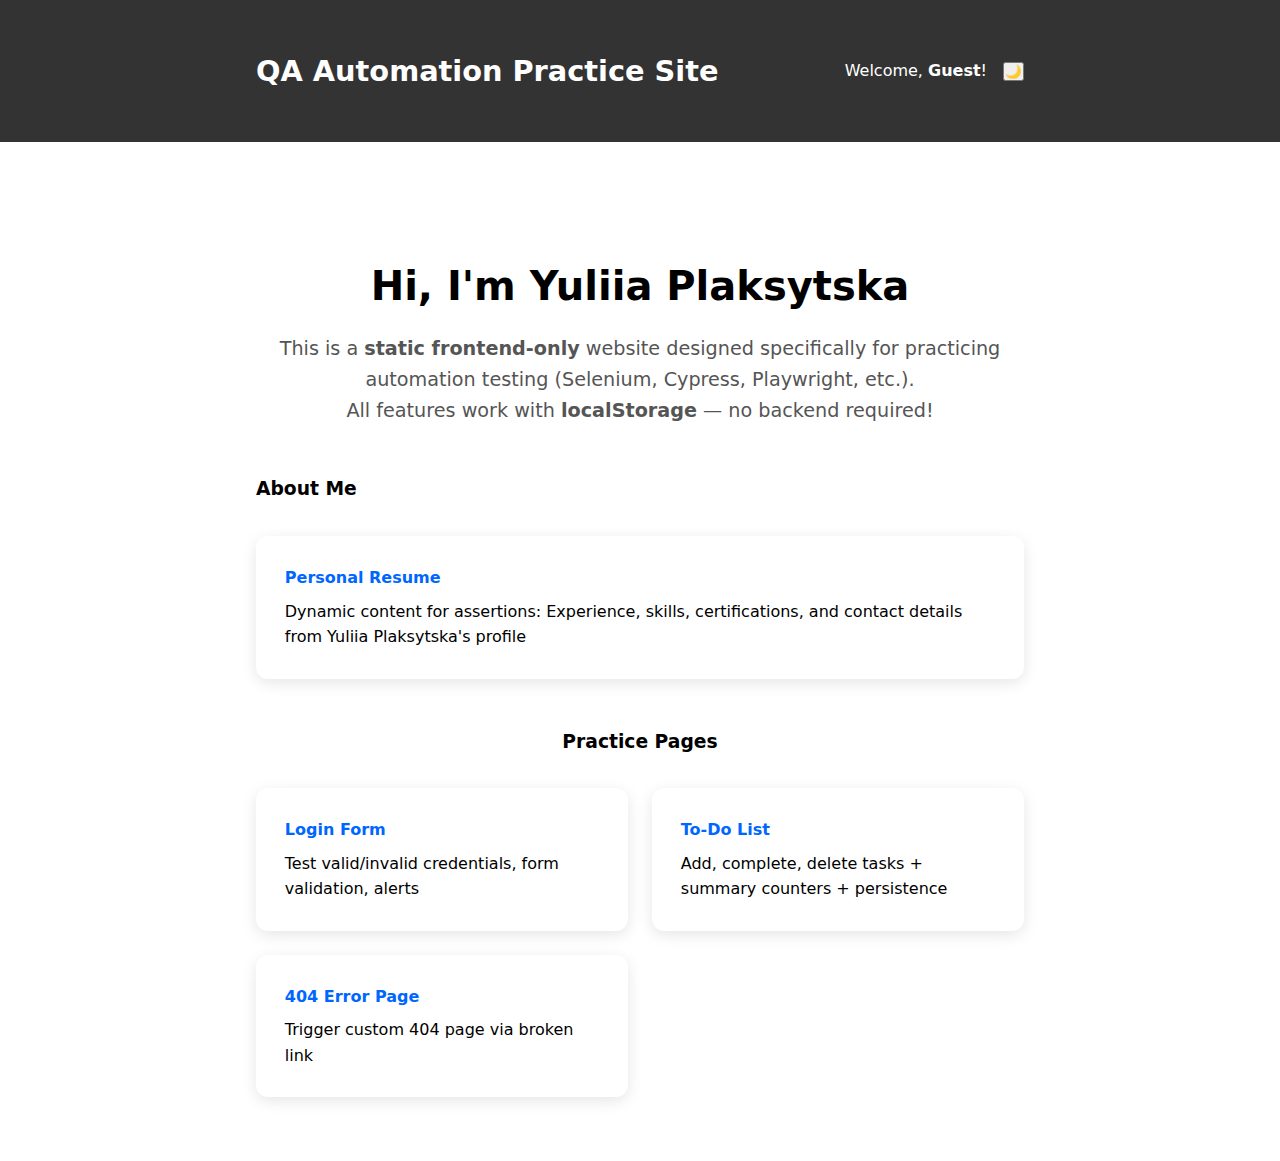
<file: index.html>
<!DOCTYPE html>
<html lang="en">

<head>
    <meta charset="UTF-8" />
    <meta name="viewport" content="width=device-width, initial-scale=1.0" />
    <title>Yuliia Plaksytska | QA Automation Practice</title>
    <link rel="stylesheet" href="css/style.css" /> <!-- Now matches the shared CSS -->
</head>

<body>
    <header>
        <div class="container header-flex">
            <h1>QA Automation Practice Site</h1>
            <div class="header-right">
                <span class="greeting">Welcome, <strong id="welcome-user">Guest</strong>!</span>
                <button id="theme-toggle" aria-label="Toggle dark/light mode">Dark Mode Toggle</button>
            </div>
        </div>
    </header>

    <main class="container">
        <section class="hero">
            <h2>Hi, I'm Yuliia Plaksytska</h2>
            <p>This is a <strong>static frontend-only</strong> website designed specifically for practicing automation
                testing (Selenium, Cypress, Playwright, etc.).</p>
            <p>All features work with <strong>localStorage</strong> — no backend required!</p>
        </section>
        <section class="resume-section">
            <h3>About Me</h3>
            <div class="cards">
                <a href="personal-information.html" class="card">
                    <h4>Personal Resume</h4>
                    <p>Dynamic content for assertions: Experience, skills, certifications, and contact details from
                        Yuliia Plaksytska's profile</p>
                </a>
            </div>
        </section>

        <section class="practice-links">
            <h3>Practice Pages</h3>
            <div class="cards">
                <a href="login.html" class="card">
                    <h4>Login Form</h4>
                    <p>Test valid/invalid credentials, form validation, alerts</p>
                </a>
                <a href="todo.html" class="card">
                    <h4>To-Do List</h4>
                    <p>Add, complete, delete tasks + summary counters + persistence</p>
                </a>
                <a href="nonexistent.html" class="card">
                    <h4>404 Error Page</h4>
                    <p>Trigger custom 404 page via broken link</p>
                </a>
            </div>
        </section>
    </main>

    <script src="js/script.js"></script>
</body>

</html>
</file>
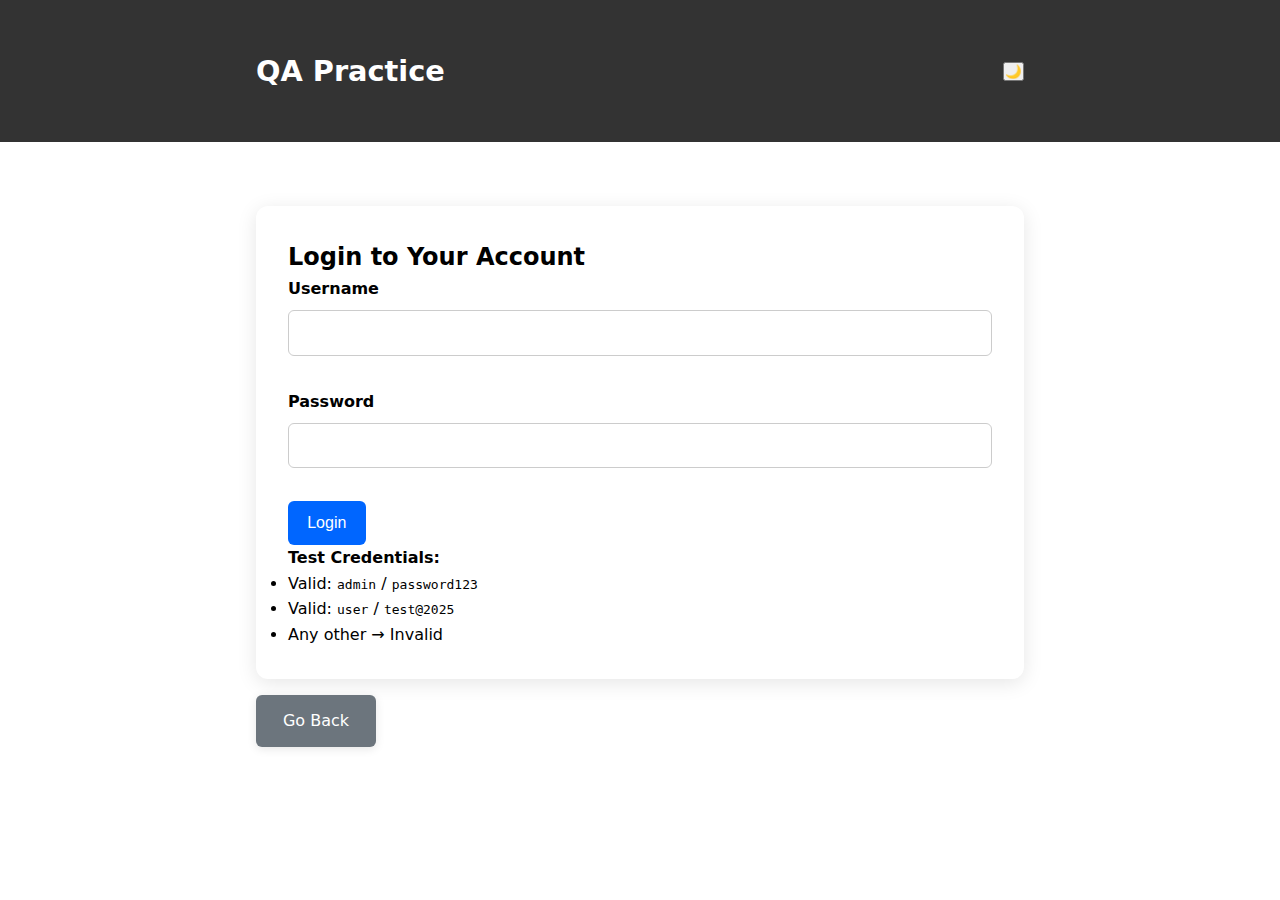
<file: login.html>
<!DOCTYPE html>
<html lang="en">
<head>
  <meta charset="UTF-8" />
  <meta name="viewport" content="width=device-width, initial-scale=1.0"/>
  <title>Login | QA Practice Site</title>
  <link rel="stylesheet" href="css/style.css" />
</head>
<body>
  <header>
    <div class="container header-flex">
      <h1>QA Practice</h1>
      <button id="theme-toggle" aria-label="Toggle dark/light mode">🌙</button>
    </div>
  </header>

  <main class="container">
    <div class="login-card">
      <h2>Login to Your Account</h2>
      <form id="login-form" novalidate>
        <div class="form-group">
          <label for="username">Username</label>
          <input type="text" id="username" name="username" required autocomplete="username" />
          <span class="error-msg" id="username-error"></span>
        </div>

        <div class="form-group">
          <label for="password">Password</label>
          <input type="password" id="password" name="password" required autocomplete="current-password" />
          <span class="error-msg" id="password-error"></span>
        </div>

        <button type="submit" id="login-btn">Login</button>
      </form>

      <!-- Success / Error Alert -->
      <div id="login-alert" class="alert hidden"></div>

      <div class="credentials-hint">
        <p><strong>Test Credentials:</strong></p>
        <ul>
          <li>Valid: <code>admin</code> / <code>password123</code></li>
          <li>Valid: <code>user</code> / <code>test@2025</code></li>
          <li>Any other → Invalid</li>
        </ul>
      </div>
    </div>
    <p style="margin-top:1rem;">
      <a href="index.html" class="btn-secondary">Go Back</a>
    </p>
  </main>

  <script src="js/script.js"></script>
</body>
</html>
</file>
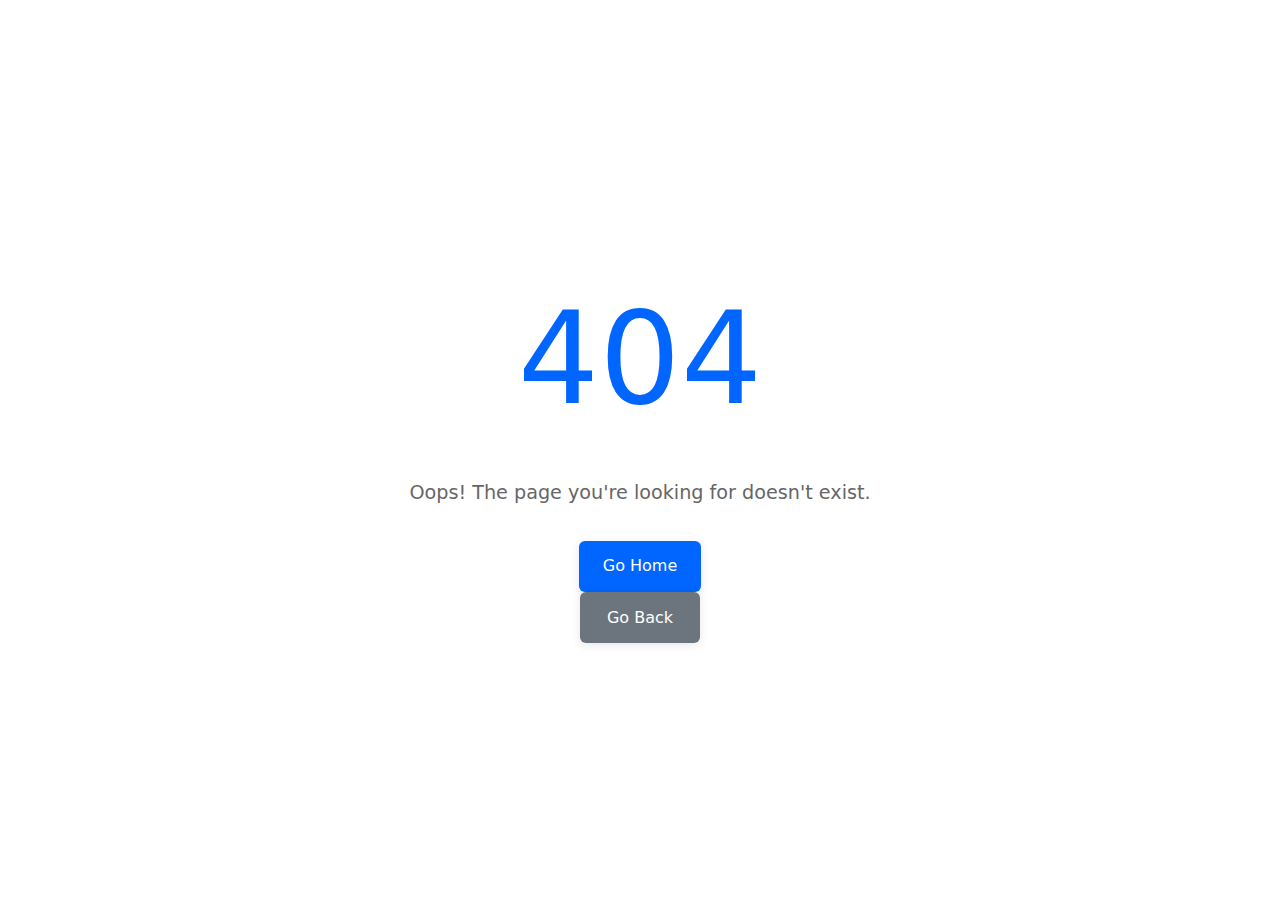
<file: nonexistent.html>
<!DOCTYPE html>
<html lang="en">
<head>
  <meta charset="UTF-8" />
  <meta name="viewport" content="width=device-width, initial-scale=1.0"/>
  <title>404 - Page Not Found</title>
  <link rel="stylesheet" href="css/style.css" />
</head>
<body>
  <div class="error-page container">
    <h1>404</h1>
    <p>Oops! The page you're looking for doesn't exist.</p>
    <a href="index.html" class="btn">Go Home</a>
    <a href="javascript:history.back()" class="btn-secondary">Go Back</a>
  </div>
  <script src="js/script.js"></script>
</body>
</html>
</file>
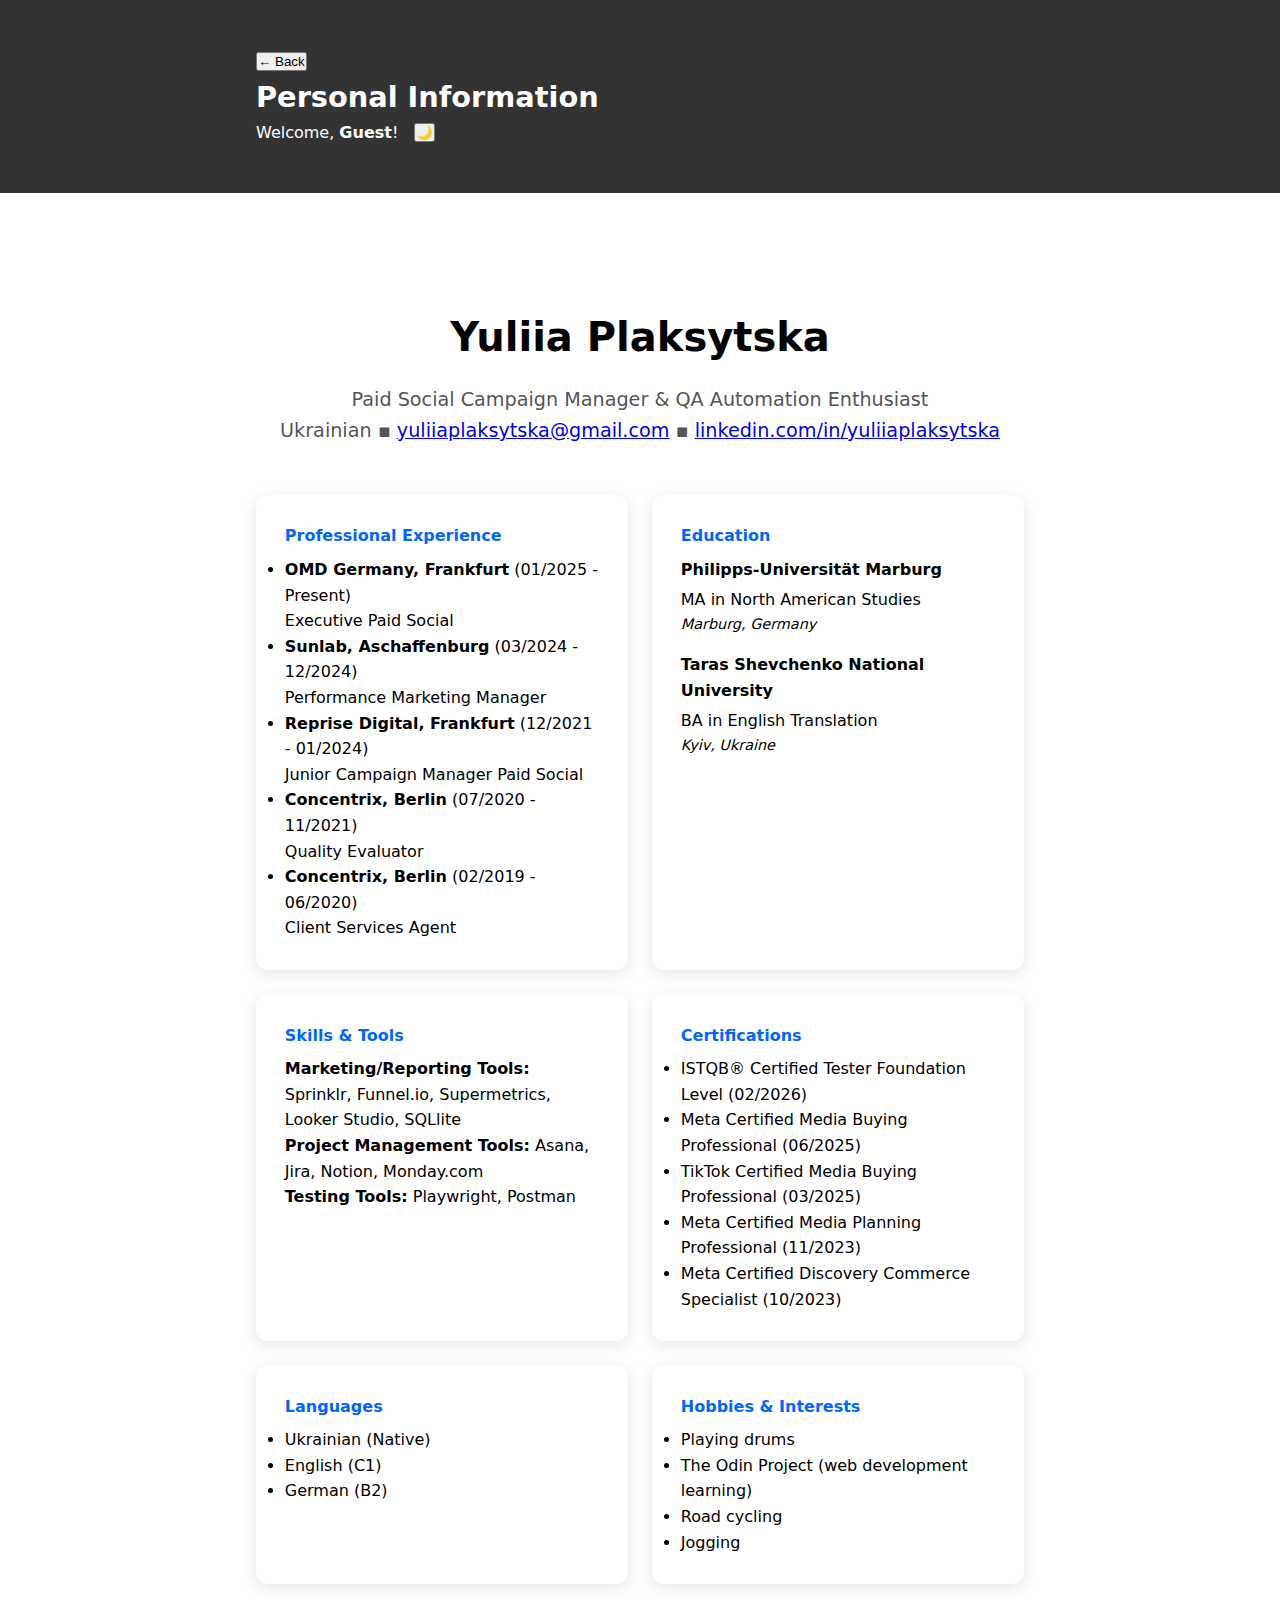
<file: personal-information.html>
<!DOCTYPE html>
<html lang="en">
<head>
    <meta charset="UTF-8">
    <meta name="viewport" content="width=device-width, initial-scale=1.0">
    <title>Resume - Yuliia Plaksytska | QA Practice Site</title>
    <link rel="stylesheet" href="css/style.css">
</head>
<body>
    <header>
        <div class="container header-flex">
        <div class="header-left">
      <button class="back-btn" type="button" onclick="history.back()">← Back</button>
            <h1>Personal Information</h1>
            <div class="header-right">
                <span class="greeting">Welcome, <strong id="welcome-user">Guest</strong>!</span>
                <a href="login.html" id="logout-link" class="btn-small" style="display:none;">Logout</a>
                <button id="theme-toggle" aria-label="Toggle dark/light mode">Toggle Dark Mode</button>
            </div>
        </div>
    </header>
    
    <main class="container">
        <section class="hero">
            <h2>Yuliia Plaksytska</h2>
            <p>Paid Social Campaign Manager & QA Automation Enthusiast</p>
            <p>
        Ukrainian ▪
        <a href="mailto:yuliiaplaksytska@gmail.com">yuliiaplaksytska@gmail.com</a> ▪
        <a href="https://www.linkedin.com/in/yuliiaplaksytska/" target="_blank" rel="noreferrer">
          linkedin.com/in/yuliiaplaksytska
        </a>
      </p>
        </section>
        

        <div class="cards">
            <!-- Contact Card -->

            <!-- Experience Card -->
            <div class="card">
                <h4>Professional Experience</h4>
                <ul>
                    <li><strong>OMD Germany, Frankfurt</strong> (01/2025 - Present)<br>Executive Paid Social</li>
                    <li><strong>Sunlab, Aschaffenburg</strong> (03/2024 - 12/2024)<br>Performance Marketing Manager</li>
                    <li><strong>Reprise Digital, Frankfurt</strong> (12/2021 - 01/2024)<br>Junior Campaign Manager Paid Social</li>
                    <li><strong>Concentrix, Berlin</strong> (07/2020 - 11/2021)<br>Quality Evaluator</li>
                    <li><strong>Concentrix, Berlin</strong> (02/2019 - 06/2020)<br>Client Services Agent</li>
                </ul>
            </div>

            <!-- Education Card -->
            <div class="card">
                <h4>Education</h4>
                <div style="margin-bottom: 1rem;">
                    <p style="margin-bottom: 0.3rem;"><strong>Philipps-Universität Marburg</strong></p>
                    <p>MA in North American Studies</p>
                    <p style="font-size: 0.9rem"><em>Marburg, Germany</em></p>
                </div>
                <div>
                    <p style="margin-bottom: 0.3rem;"><strong>Taras Shevchenko National University</strong></p>
                    <p>BA in English Translation</p>
                    <p style="font-size: 0.9rem"><em>Kyiv, Ukraine</em></p>
                </div>
            </div>

            <!-- Skills Card -->
            <div class="card">
                <h4>Skills & Tools</h4>
                <p><strong>Marketing/Reporting Tools:</strong> Sprinklr, Funnel.io, Supermetrics, Looker Studio, SQLlite</p>
                <p><strong>Project Management Tools:</strong> Asana, Jira, Notion, Monday.com</p>
                <p><strong>Testing Tools:</strong> Playwright, Postman</p>
            </div>

            <!-- Certifications Card -->
            <div class="card">
                <h4>Certifications</h4>
                <ul>
                    <li>ISTQB® Certified Tester Foundation Level (02/2026)</li>
                    <li>Meta Certified Media Buying Professional (06/2025)</li>
                    <li>TikTok Certified Media Buying Professional (03/2025)</li>
                    <li>Meta Certified Media Planning Professional (11/2023)</li>
                    <li>Meta Certified Discovery Commerce Specialist (10/2023)</li>
                </ul>
            </div>

            <!-- Skills Card -->
            <div class="card">
                <h4>Languages</h4>
                <ul>
                    <li>Ukrainian (Native)</li>
                    <li>English (C1)</li>
                    <li>German (B2)</li>
                </ul>
            </div>

            <!-- Hobbies Card -->
            <div class="card">
                <h4>Hobbies & Interests</h4>
                <ul>
                    <li>Playing drums</li>
                    <li>The Odin Project (web development learning)</li>
                    <li>Road cycling</li>
                    <li>Jogging</li>
                </ul>
            </div>
        </div>
    </main>

    <script src="js/script.js"></script>
</body>
</html>
</file>
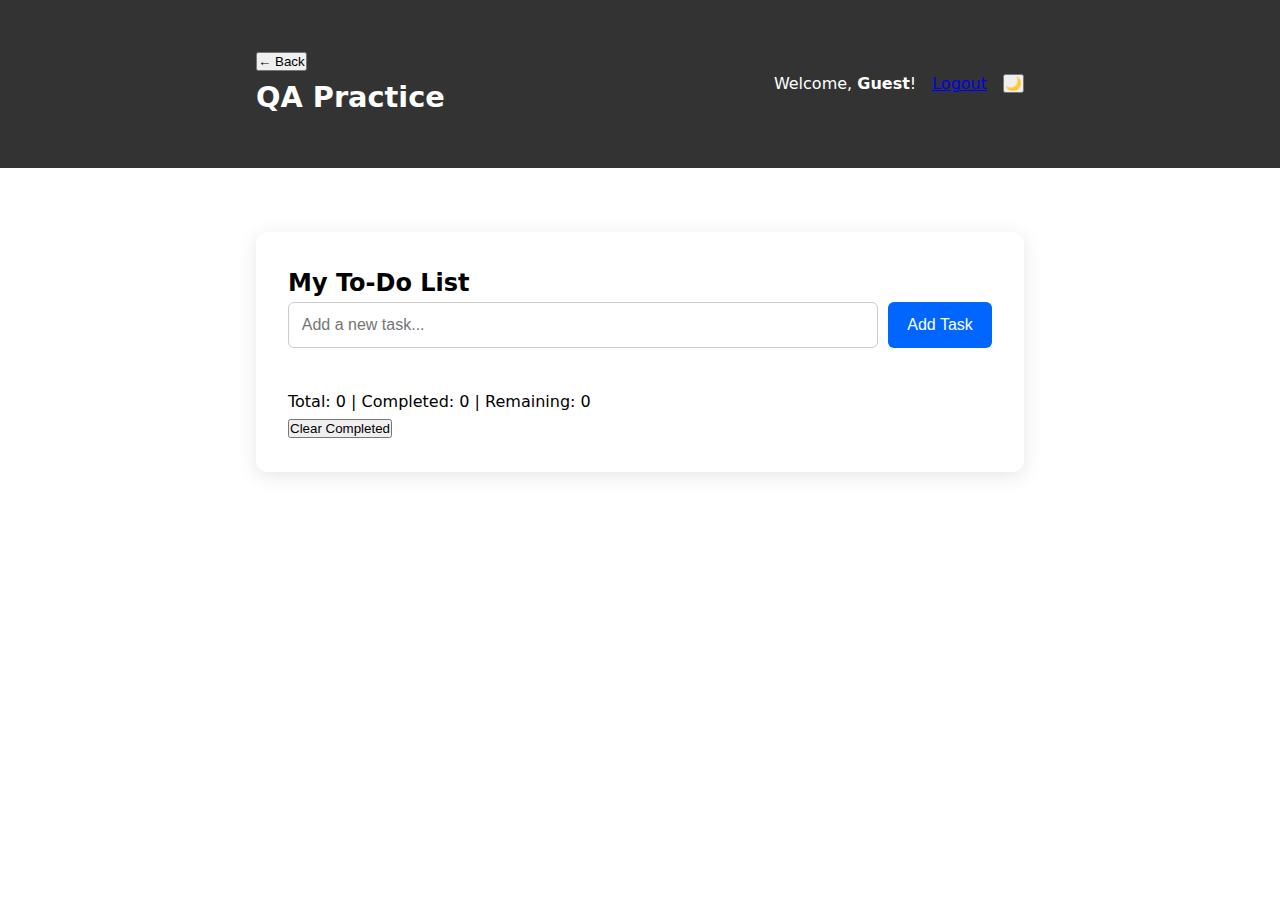
<file: todo.html>
<!DOCTYPE html>
<html lang="en">
<head>
  <meta charset="UTF-8" />
  <meta name="viewport" content="width=device-width, initial-scale=1.0"/>
  <title>To-Do List | QA Practice Site</title>
  <link rel="stylesheet" href="css/style.css" />
</head>
<body>
  <header>
  <div class="container header-flex">
    <div class="header-left">
      <button class="back-btn" type="button" onclick="history.back()">← Back</button>
      <h1>QA Practice</h1>
    </div>
    <div class="header-right">
      <span>Welcome, <strong id="welcome-user">Guest</strong>!</span>
      <a href="login.html" id="logout-link" class="btn-small">Logout</a>
      <button id="theme-toggle" aria-label="Toggle dark/light mode">🌙</button>
    </div>
  </div>
</header>
  <main class="container">
    <section class="todo-section">
      <h2>My To-Do List</h2>

      <div class="todo-add">
        <input type="text" id="new-todo" placeholder="Add a new task..." maxlength="100" required />
        <button id="add-todo-btn">Add Task</button>
      </div>
      <div id="todo-error" class="error-msg"></div>

      <ul id="todo-list">
        <!-- Items injected by JS -->
        <li class="todo-item" data-id="1">
          <input type="checkbox" id="todo-1" checked />
          <label for="todo-1">Practice Selenium WebDriver</label>
          <button class="delete-btn" aria-label="Delete task">×</button>
        </li>
        <li class="todo-item" data-id="2">
          <input type="checkbox" id="todo-2" />
          <label for="todo-2">Write Cypress tests</label>
          <button class="delete-btn" aria-label="Delete task">×</button>
        </li>
      </ul>

      <div class="todo-summary">
        <p>Total: <span id="total-tasks">2</span> | 
           Completed: <span id="completed-tasks">1</span> | 
           Remaining: <span id="remaining-tasks">1</span></p>
        <button id="clear-completed" class="btn-small">Clear Completed</button>
      </div>
    </section>
  </main>

  <script src="js/script.js"></script>
</body>
</html>
</file>
<file: css/style.css>
/* Reset & Base */
* { margin:0; padding:0; box-sizing:border-box; }
body { font-family: system-ui, sans-serif; line-height: 1.6; transition: background 0.3s, color 0.3s; }
.container { max-width: 800px; margin: 0 auto; padding: 2rem 1rem; }
header { background: #333; color: #fff; padding: 1rem 0; margin-bottom: 2rem; }
.header-flex { display: flex; justify-content: space-between; align-items: center; }
h1 { font-size: 1.8rem; }
button { cursor: pointer; }

/* Dark Mode */
body.dark { background: #121212; color: #e0e0e0; }
body.dark header { background: #1f1f1f; }
body.dark .login-card, body.dark .todo-section { background: #1e1e1e; }

/* Components */
.login-card, .todo-section {
  background: #fff; padding: 2rem; border-radius: 12px; box-shadow: 0 4px 20px rgba(0,0,0,0.1);
}
.form-group { margin-bottom: 1rem; }
label { display: block; margin-bottom: .5rem; font-weight: 600; }
input[type=text], input[type=password] {
  width: 100%; padding: .8rem; border: 1px solid #ccc; border-radius: 6px; font-size: 1rem;
}
button[type=submit], #add-todo-btn, .btn {
  background: #0066ff; color: white; border: none; padding: .8rem 1.2rem; border-radius: 6px; font-size: 1rem;
}
button[type=submit]:hover, #add-todo-btn:hover { background: #0050cc; }

.alert { padding: 1rem; border-radius: 6px; margin: 1rem 0; }
.alert.success { background: #d4edda; color: #155724; border: 1px solid #c3e6cb; }
.alert.error { background: #f8d7da; color: #721c24; border: 1px solid #f5c6cb; }
.hidden { display: none; }

.todo-add { display: flex; gap: 10px; margin-bottom: 1.5rem; }
#new-todo { flex: 1; padding: .8rem; font-size: 1rem; }
#todo-list { list-style: none; }
.todo-item {
  display: flex; align-items: center; padding: .8rem; background: #f9f9f9; margin-bottom: .5rem; border-radius: 6px;
}
.todo-item.completed label { text-decoration: line-through; opacity: 0.6; }
.delete-btn {
  margin-left: auto; background: #e74c3c; color: white; border: none; width: 30px; height: 30px; border-radius: 50%; font-size: 1.2rem;
}
.error-msg { color: #e74c3c; font-size: 0.9rem; min-height: 1.2em; display: block; }

.hero { text-align: center; margin: 3rem 0; }
.hero h2 { font-size: 2.5rem; margin-bottom: 1rem; }
.hero p { font-size: 1.2rem; color: #555; }
body.dark .hero p { color: #bbb; }

.practice-links h3 { margin: 3rem 0 1.5rem; text-align: center; }
.cards {
  display: grid;
  grid-template-columns: repeat(auto-fit, minmax(280px, 1fr));
  gap: 1.5rem;
  margin: 2rem 0;
}
.card {
  background: #fff;
  padding: 1.8rem;
  border-radius: 12px;
  box-shadow: 0 4px 15px rgba(0,0,0,0.1);
  text-decoration: none;
  color: inherit;
  transition: transform 0.2s, box-shadow 0.2s;
}
.card:hover {
  transform: translateY(-5px);
  box-shadow: 0 10px 25px rgba(0,0,0,0.15);
}


.error-page {
  text-align: center;
  min-height: 100vh;
  display: flex;
  flex-direction: column;
  align-items: center;
  justify-content: center;
  padding: 2rem 1rem;
}
.error-page h1 {
  font-size: 8rem;
  color: #0066ff;
  margin-bottom: 1rem;
  font-weight: 300;
}
.error-page p {
  font-size: 1.2rem;
  margin-bottom: 2rem;
  max-width: 500px;
  color: #666;
}
.btn-container {
  display: flex;
  gap: 1rem;
  flex-wrap: wrap;
  justify-content: center;
}
.btn, .btn-secondary {
  display: inline-block;
  text-decoration: none;
  padding: 0.8rem 1.5rem;
  border-radius: 6px;
  font-size: 1rem;
  font-weight: 500;
  transition: background 0.3s, transform 0.2s;
  min-width: 120px;
  text-align: center;
  box-shadow: 0 2px 10px rgba(0,0,0,0.1);
}
.btn {
  background: #0066ff;
  color: white;
}
.btn:hover {
  background: #0050cc;
  transform: translateY(-2px);
}
.btn-secondary {
  background: #6c757d;
  color: white;
}
.btn-secondary:hover {
  background: #5a6268;
  transform: translateY(-2px);
}
body.dark .error-page h1 { color: #4dabf7; }
body.dark .error-page p { color: #bbb; }
body.dark .btn-secondary { background: #495057; }
body.dark .btn-secondary:hover { background: #545b62; }
@media (max-width: 600px) {
  .btn-container { flex-direction: column; align-items: center; gap: 0.8rem; }
}

.card h4 { margin-bottom: 0.5rem; color: #0066ff; }
body.dark .card { background: #1e1e1e; }

.test-credentials {
  background: #f0f8ff;
  padding: 1.5rem;
  border-radius: 10px;
  margin: 3rem 0;
}
body.dark .test-credentials { background: #1a2a3a; }

.header-right {
  display: flex;
  align-items: center;
  gap: 1rem;
}
.greeting { font-size: 1rem; }
</file>
